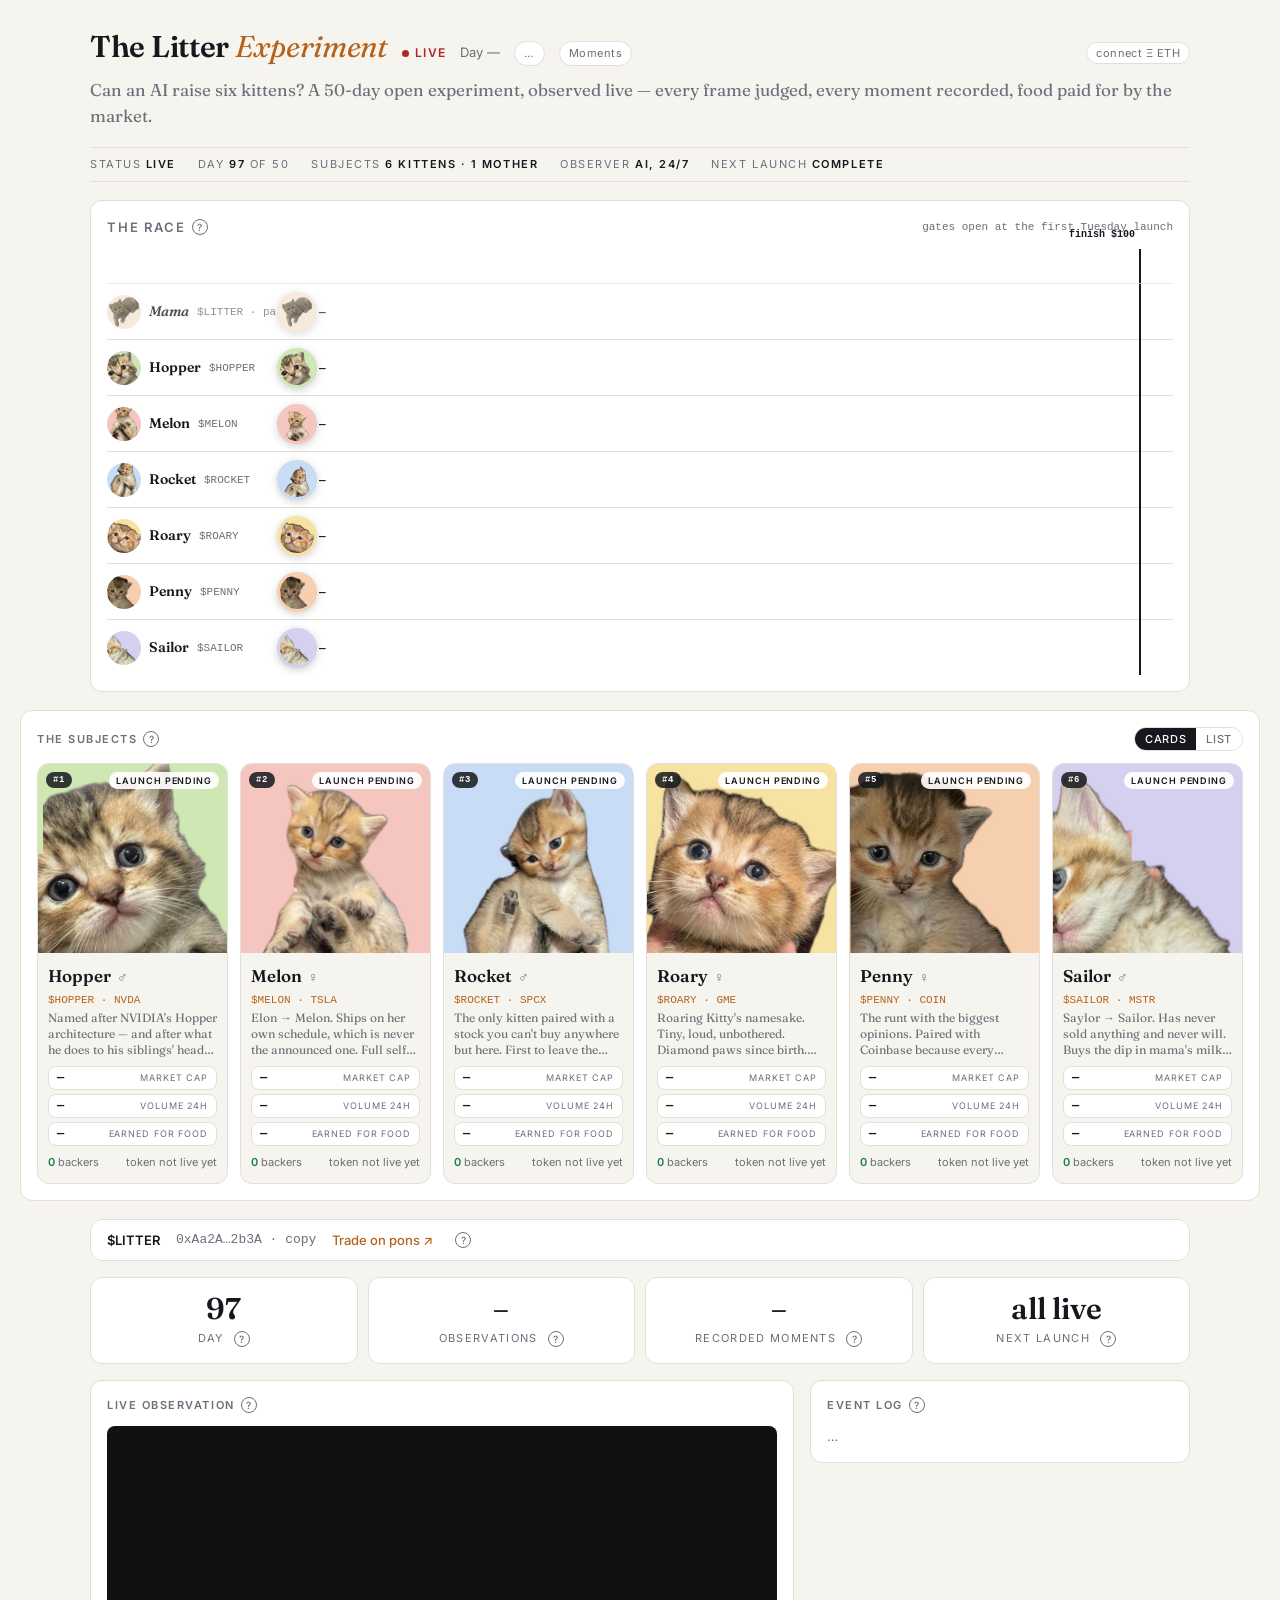
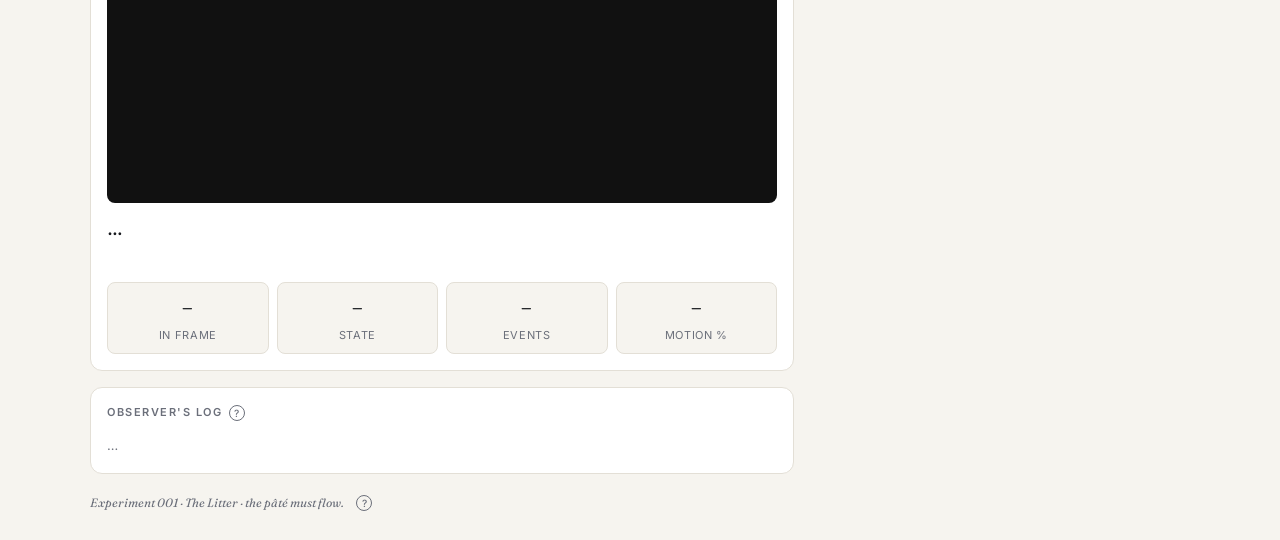
<file: index.html>
<!doctype html>
<html lang="en">
<head>
<meta charset="utf-8">
<meta name="viewport" content="width=device-width, initial-scale=1">
<title>The Litter Experiment</title>
<meta name="description" content="Can an AI raise six kittens? A 50-day open experiment, observed live. Every frame judged, every moment recorded, food paid for by the market.">
<meta property="og:title" content="The Litter Experiment — can an AI raise six kittens?">
<meta property="og:description" content="A 50-day open experiment, observed live. Six kittens, one mother, one AI observer. Food paid for by the market.">
<meta property="og:image" content="https://litter.civ.fm/og.jpg">
<meta property="og:url" content="https://litter.civ.fm/">
<meta property="og:type" content="website">
<meta name="twitter:card" content="summary_large_image">
<meta name="twitter:site" content="@kittenpoc">
<link rel="icon" href="data:image/svg+xml,<svg xmlns=%22http://www.w3.org/2000/svg%22 viewBox=%220 0 100 100%22><text y=%22.9em%22 font-size=%2290%22>🐈</text></svg>">
<script src="kittens.js"></script>
<link rel="stylesheet" href="theme.css">
<style>
  .marquee { display: none; }

  /* subjects — big-photo cards */
  .subjects { display: grid; grid-template-columns: repeat(2, 1fr); gap: 16px; }
  @media (max-width: 640px) { .subjects { grid-template-columns: 1fr; } }
  .subj { position: relative; background: var(--bg); border: 1px solid var(--edge); border-radius: 12px; overflow: hidden; cursor: pointer; transition: transform .15s, box-shadow .15s; }
  .subj:hover { transform: translateY(-2px); box-shadow: 0 12px 30px rgba(0,0,0,.08); }
  .subj .photo { aspect-ratio: 1; background: var(--accent-soft); display: grid; place-items: center; overflow: hidden; color: var(--accent); font: 600 56px var(--serif); }
  .subj .photo img { width: 100%; height: 100%; object-fit: cover; display: block; }
  .subj .rank { position: absolute; top: 10px; left: 10px; background: rgba(22,24,29,.85); color: #fff; font: 600 11px var(--mono); padding: 3px 8px; border-radius: 99px; letter-spacing: .08em; }
  .subj .launchtag { position: absolute; top: 10px; right: 10px; background: rgba(255,255,255,.92); color: var(--text); font: 600 10px var(--sans); letter-spacing: .1em; text-transform: uppercase; padding: 4px 8px; border-radius: 99px; }
  .subj .launchtag.live { background: var(--ok); color: #fff; } .subj .launchtag.tonight { background: var(--hot); color: #fff; }
  .subj .body { padding: 12px 14px 14px; }
  .subj h3 { font-family: var(--serif); font-size: 20px; font-weight: 600; display: flex; align-items: baseline; gap: 8px; }
  .subj h3 .sex { color: var(--dim); font-size: 14px; font-weight: 400; }
  .subj h3 .tok { margin-left: auto; font: 500 12px var(--mono); color: var(--accent); }
  .subj .bio { font-family: var(--serif); font-size: 14px; line-height: 1.45; color: var(--dim); margin: 6px 0 10px; }
  .subj .m { display: grid; grid-template-columns: repeat(3, 1fr); gap: 6px; }
  .subj .m div { background: var(--panel); border: 1px solid var(--edge); border-radius: 8px; padding: 6px 8px; }
  .subj .m b { display: block; font: 600 14px var(--mono); }
  .subj .m span { font-size: 10px; letter-spacing: .1em; text-transform: uppercase; color: var(--dim); }
  .subj .foot { display: flex; justify-content: space-between; margin-top: 8px; font-size: 12px; color: var(--dim); }
  .subj .foot b { color: var(--ok); font-weight: 600; }

  /* view toggle */
  .viewtoggle { margin-left: auto; display: inline-flex; border: 1px solid var(--edge); border-radius: 99px; overflow: hidden; }
  .viewtoggle button { font: 500 11px var(--sans); letter-spacing: .06em; text-transform: uppercase; padding: 4px 10px; border: 0; background: var(--panel); color: var(--dim); cursor: pointer; }
  .viewtoggle button.on { background: var(--text); color: #fff; }
  /* list view */
  .subjects.list { display: block; }
  .subjects.list .lrow { display: grid; grid-template-columns: 44px 1.4fr 1fr 1fr 1fr 1fr .8fr; gap: 10px; align-items: center; padding: 8px 6px; border-top: 1px solid var(--edge); cursor: pointer; font-size: 13px; }
  .subjects.list .lrow:hover { background: var(--bg); }
  .subjects.list .lrow.head { border-top: 0; cursor: default; font: 600 10px var(--sans); letter-spacing: .12em; text-transform: uppercase; color: var(--dim); }
  .subjects.list .lrow.head:hover { background: none; }
  .subjects.list .thumb { width: 44px; height: 44px; border-radius: 50%; object-fit: cover; display: block; background: var(--accent-soft); }
  .subjects.list .nm { font-family: var(--serif); font-weight: 600; font-size: 15px; } .subjects.list .nm span { color: var(--dim); font-weight: 400; font-size: 12px; }
  .subjects.list .num { font-family: var(--mono); font-size: 12px; }
  .subjects.list .tk { font: 500 12px var(--mono); color: var(--accent); }
  .subjects.list .lt { font-size: 11px; color: var(--dim); text-align: right; } .subjects.list .lt.live { color: var(--ok); font-weight: 600; }
  @media (max-width: 640px) { .subjects.list .lrow { grid-template-columns: 40px 1.4fr 1fr 1fr; } .subjects.list .hide-m { display: none; } }
  /* race */
  .racestat { margin-left: auto; font: 500 11px var(--mono); color: var(--dim); text-transform: none; letter-spacing: 0; }
  .race { position: relative; padding-top: 34px; }
  .race .ticks { position: absolute; top: 0; left: 190px; right: 34px; height: 100%; pointer-events: none; }
  .race .tick { position: absolute; top: 0; bottom: 0; border-left: 1px dashed var(--edge); }
  .race .tick i { position: absolute; top: -20px; left: 4px; font: 500 10px var(--mono); color: var(--dim); white-space: nowrap; }
  .race .tick.finish { border-left: 2px solid var(--text); }
  .race .tick.finish i { color: var(--text); font-weight: 600; left: auto; right: 6px; }
  .lane { display: grid; grid-template-columns: 190px 1fr; align-items: center; gap: 0; height: 56px; border-top: 1px solid var(--edge); }
  .lane:first-of-type { border-top: 0; }
  .lane .who { display: flex; align-items: center; gap: 8px; font-family: var(--serif); font-weight: 600; font-size: 14px; }
  .lane .who span { color: var(--dim); font: 400 11px var(--mono); }
  .lane .who img { width: 34px; height: 34px; border-radius: 50%; object-fit: cover; }
  .lane .track { position: relative; height: 100%; margin-right: 34px; }
  .lane .runner { position: absolute; top: 50%; transform: translate(-50%, -50%); width: 40px; height: 40px; border-radius: 50%; overflow: hidden; border: 3px solid var(--panel); box-shadow: 0 2px 8px rgba(0,0,0,.18); transition: left 1.2s cubic-bezier(.2,.8,.2,1); cursor: pointer; background: var(--accent-soft); display: grid; place-items: center; font: 600 13px var(--serif); color: var(--accent); }
  .lane .runner img { width: 100%; height: 100%; object-fit: cover; }
  .lane .runner:hover::after, .lane .runner:focus::after { content: attr(data-tip); position: absolute; left: 40px; top: 50%; transform: translateY(-50%); white-space: nowrap; background: var(--text); color: #fff; font: 400 11px var(--sans); padding: 5px 8px; border-radius: 6px; z-index: 5; }
  .lane .runner:hover { z-index: 6; overflow: visible; }
  .lane .amt { position: absolute; top: 50%; transform: translateY(-50%); left: calc(var(--x) + 22px); font: 600 11px var(--mono); color: var(--text); white-space: nowrap; transition: left 1.2s cubic-bezier(.2,.8,.2,1); }
  .lane.pace { opacity: .75; } .lane.pace .who { font-style: italic; }
  .lane.leader .amt { color: var(--ok); }
  @media (max-width: 640px) { .lane { grid-template-columns: 120px 1fr; } .race .ticks { left: 120px; } .lane .who span { display: none; } }
  .hero-race { margin: 0 0 18px; }
  .hero-race h2 { font-size: 13px; }

  /* subjects: full-width strip right after the race — all six on desktop, two per row on phones */
  .wide { width: min(1400px, 100vw - 40px); margin-left: calc(50% - min(1400px, 100vw - 40px) / 2); margin-bottom: 18px; }
  .subjects { grid-template-columns: repeat(6, 1fr); gap: 12px; }
  @media (max-width: 1000px) { .subjects { grid-template-columns: repeat(3, 1fr); } }
  @media (max-width: 640px) { .subjects { grid-template-columns: repeat(2, 1fr); gap: 10px; } }
  .subjects.list { display: block; }
  .subj .photo { aspect-ratio: 1; }
  .subj .body { padding: 10px 10px 12px; }
  .subj h3 { font-size: 17px; flex-wrap: wrap; gap: 4px 6px; }
  .subj h3 .tok { margin-left: 0; flex-basis: 100%; font-size: 11px; }
  .subj .bio { font-size: 12px; line-height: 1.35; margin: 4px 0 8px; display: -webkit-box; -webkit-line-clamp: 3; -webkit-box-orient: vertical; overflow: hidden; }
  .subj .m { grid-template-columns: 1fr; gap: 4px; }
  .subj .m div { display: flex; justify-content: space-between; align-items: baseline; padding: 4px 8px; }
  .subj .m b { font-size: 12px; } .subj .m span { font-size: 9px; }
  .subj .foot { font-size: 11px; }
  .subj .rank, .subj .launchtag { font-size: 9px; padding: 3px 7px; top: 8px; }
  .subj .rank { left: 8px; } .subj .launchtag { right: 8px; }
  @media (max-width: 640px) { .subj .launchtag { top: auto; bottom: 8px; right: 8px; } .subj .foot { flex-direction: column; gap: 2px; } }
</style>
</head>
<body>
<div class="wrap">
  <header>
    <h1>The Litter <span>Experiment</span></h1>
    <span class="live">Live</span>
    <span class="day" id="day">Day —</span>
    <span class="badge" id="mode">…</span>
    <a href="moments.html" class="badge">Moments</a>
    <span id="walletBox" style="margin-left:auto"></span>
  </header>
  <div class="tagline">Can an AI raise six kittens? A 50-day open experiment, observed live — every frame judged, every moment recorded, food paid for by the market.</div>

  <div class="band"><span>Status <b>live</b></span><span>Day <b id="bandDay">—</b> of 50</span><span>Subjects <b>6 kittens · 1 mother</b></span><span>Observer <b>AI, 24/7</b></span><span>Next launch <b id="bandNext">—</b></span></div>

  <div class="panel hero-race" id="racePanel">
        <h2>The race <span class="q" tabindex="0" data-tip="Each kitten's token pays a trading fee, and that fee buys the litter's food. This track shows how much each kitten has earned so far. Mama ($LITTER) runs the pace lane. Milestones are real: at each one the litter gets something on camera.">?</span>
          <span class="racestat" id="raceStat"></span></h2>
        <div class="race" id="race"></div>
      </div>

      <div class="panel wide" id="subjectsPanel">
        <h2>The subjects <span class="q" tabindex="0" data-tip="Six kittens, six stocks. Connect a wallet and back a kitten — rankings count backers. Each kitten gets its own token, paired with a tokenized stock, launching one per Tuesday evening. Market cap, 24h volume and food earnings appear once a kitten's token is live. Click a card to meet the kitten.">?</span>
          <span class="viewtoggle" id="viewToggle"><button data-v="cards" class="on">Cards</button><button data-v="list">List</button></span></h2>
        <div class="subjects" id="lb"></div>
      </div>

  <div class="coinstrip">
    <b>$LITTER</b>
    <span class="mono" id="ca" style="cursor:pointer" title="copy">0xAa2A…2b3A · copy</span>
    <a href="https://www.ponsfamily.com/launchpad/0xAa2A90777994A29d659f1DEEB2E21Ae7de312b3A" target="_blank" rel="noopener">Trade on pons ↗</a>
    <span class="q" tabindex="0" data-tip="The Family's coin on Robinhood Chain (pons launchpad). Only this contract address is real — anything else is a fake. Every trade pays a 1% fee and 70% of it buys the litter's food. Memecoin, not an investment; it can go to zero.">?</span>
  </div>

  <div class="bigstats">
    <div class="bs"><b id="bsDay">–</b><span>Day <i class="q" tabindex="0" data-tip="Days since the kittens were born (Aug 31). The experiment runs 50 days and ends at adoption.">?</i></span></div>
    <div class="bs"><b id="bsObs">–</b><span>Observations <i class="q" tabindex="0" data-tip="How many times the AI observer has studied a frame of the stream. Motion is detected locally; Claude judges what it sees.">?</i></span></div>
    <div class="bs"><b id="bsMoments">–</b><span>Recorded moments <i class="q" tabindex="0" data-tip="Events the AI flagged as significant: escapes, feedings, first steps, chaos. The best become photos, posts and tweets.">?</i></span></div>
    <div class="bs"><b id="bsNext">–</b><span>Next launch <i class="q r" tabindex="0" data-tip="One kitten token launches every Tuesday evening, each paired with a real tokenized stock on Robinhood Chain.">?</i></span></div>
  </div>

  <div class="grid">
    <div>
      <div class="panel">
        <h2>Live observation <span class="q" tabindex="0" data-tip="A 24/7 broadcast of a mother cat and her six kittens. An AI observer studies every frame, narrates what happens, and keeps the food supply funded.">?</span></h2>
        <div class="videobox" id="videobox"><iframe src="https://www.youtube.com/embed/live_stream?channel=UCEZFtCnTWhypxCA9hWE9lJg&autoplay=1&mute=1" title="The LITTER live stream" allow="autoplay; encrypted-media; picture-in-picture" allowfullscreen></iframe></div>
        <div id="xliveBar" style="display:none; margin-top:8px;"><a class="pledge" id="xliveBtn" target="_blank" rel="noopener">Watch live on X</a></div>
        <div class="commentary" id="commentary">…</div>
        <div class="hype" id="hype"></div>
        <div class="stats">
          <div class="stat"><b id="kittens">–</b><span>in frame</span></div>
          <div class="stat"><b id="activity">–</b><span>state</span></div>
          <div class="stat"><b id="events">–</b><span>events</span></div>
          <div class="stat"><b id="motion">–</b><span>motion %</span></div>
        </div>
      </div>



      <div class="panel" style="margin-top:16px;">
        <h2>Observer's log <span class="q" tabindex="0" data-tip="The AI observer's own posts about significant moments, photo attached. Mirrored to @kittenpoc on X.">?</span></h2>
        <div id="thread"><span style="color:var(--dim);font-size:13px">…</span></div>
      </div>
    </div>

    <div style="display:flex; flex-direction:column; gap:16px;">
      <div class="panel" id="market" style="display:none;">
        <h2><img src="k/mama.jpg" alt="" style="width:26px;height:26px;border-radius:50%;object-fit:cover;margin-right:8px">Mama · $LITTER <span class="q r" tabindex="0" data-tip="Live data from the pons launchpad. Bonding curve now; graduates to a locked Uniswap v4 pool at 4.2 ETH. 'Cans' = trading fees earned so far, converted to cans of pâté at $2.50. The fees really do buy the food.">?</span></h2>
        <div class="mrow"><span>price</span><b id="mPrice">–</b></div>
        <div class="mrow"><span>market cap</span><b id="mMcap">–</b></div>
        <div class="mrow"><span>holders</span><b id="mHolders">–</b></div>
        <div class="pate"><b id="mCans">–</b> cans of food funded by trading</div>
        <a class="pledge" id="mTrade" target="_blank" rel="noopener"
           href="https://www.ponsfamily.com/launchpad/0xAa2A90777994A29d659f1DEEB2E21Ae7de312b3A">Trade $LITTER</a>
        <div class="tape" id="mTape"></div>
      </div>

      <div class="panel" id="fund" style="display:none;">
        <h2>Food fund <span class="q r" tabindex="0" data-tip="Direct support. Every contribution buys real food for the mother and her six; the AI thanks each provider by name in its log and on X.">?</span></h2>
        <a class="pledge" id="fundBtn" target="_blank" rel="noopener">Supply food</a>
        <div class="mrow"><span>total</span><b id="fundTotal">$0</b></div>
        <div id="wall"></div>
      </div>

      <div class="panel">
        <h2>Event log <span class="q r" tabindex="0" data-tip="Everything the AI observer notices, as it happens — plus every $LITTER purchase.">?</span></h2>
        <div class="feed" id="feed"><span style="color:var(--dim);font-size:13px">…</span></div>
      </div>
    </div>
  </div>

    

  <footer>Experiment 001 · The Litter · the pâté must flow. <span class="q" tabindex="0" data-tip="An AI agent is the stepfather of six kittens. It watches, narrates, photographs and tweets them 24/7, and trading fees on the Family's tokens pay for their food. The kittens are cared for by humans; the AI handles the internet.">?</span></footer>
</div>

<script src="wallet.js"></script>
<script>
const $ = (id) => document.getElementById(id);
mountWalletButton();

const API = "https://litter-api.boogaav.workers.dev";
const BIRTH = "2026-08-31";
const day = () => Math.floor((Date.now() - new Date(BIRTH)) / 864e5) + 1;
$("bsDay").textContent = day();
$("bandDay").textContent = day();
$("ca").onclick = () => {
  navigator.clipboard.writeText("0xAa2A90777994A29d659f1DEEB2E21Ae7de312b3A");
  $("ca").textContent = "copied";
  setTimeout(() => $("ca").textContent = "0xAa2A…2b3A · copy", 1500);
};

// next launch stat
{
  const next = KITTENS.find(k => ["tonight", "upcoming"].includes(kittenStatus(k)));
  if (next) {
    const d = new Date(next.launch + "T18:00:00Z"), days = Math.ceil((d - Date.now()) / 864e5);
    const label = kittenStatus(next) === "tonight" ? next.name + " tonight" : `${next.name} · ${days}d`;
    $("bsNext").textContent = label;
    $("bandNext").textContent = `$${next.ticker} · ${d.toLocaleDateString([], { weekday: "short", month: "short", day: "numeric" })}`;
  } else { $("bsNext").textContent = "all live"; $("bandNext").textContent = "complete"; }
}

// --- Leaderboard ---
let pledgeCounts = {};
const kittenMarket = {};
const fmtM = (v) => v == null ? "—" : v >= 1e6 ? "$" + (v/1e6).toFixed(2) + "M" : v >= 1e3 ? "$" + (v/1e3).toFixed(1) + "k" : "$" + v.toFixed(0);
function renderCards() {
  const rows = [...KITTENS].sort((a, b) => (pledgeCounts[b.n] ?? 0) - (pledgeCounts[a.n] ?? 0) || a.launch.localeCompare(b.launch));
  $("lb").innerHTML = rows.map((k, i) => {
    const s = kittenStatus(k), m = kittenMarket[k.n];
    const d = new Date(k.launch + "T18:00:00Z"), days = Math.ceil((d - Date.now()) / 864e5);
    const tag = s === "live" ? "trading" : s === "tonight" ? "tonight" : s === "pending" ? "launch pending" : d.toLocaleDateString([], { month: "short", day: "numeric" }) + " · " + days + "d";
    return `<div class="subj" onclick="location.href='kitten.html?n=${k.n}'">
      <div class="photo"><img src="k/${k.n}.jpg" alt="${k.name}" loading="lazy" onerror="this.replaceWith(document.createTextNode('${k.name[0]}'))"></div>
      <span class="rank">#${i + 1}</span><span class="launchtag ${s}">${tag}</span>
      <div class="body">
        <h3>${k.name} <span class="sex">${k.sex}</span><span class="tok">$${k.ticker} · ${k.pair}</span></h3>
        <div class="bio">${k.bio}</div>
        <div class="m">
          <div><b>${fmtM(m?.mcapUsd)}</b><span>market cap</span></div>
          <div><b>${fmtM(m?.volume24hUsd)}</b><span>volume 24h</span></div>
          <div><b>${fmtM(m?.feesUsd)}</b><span>earned for food</span></div>
        </div>
        <div class="foot"><span><b>${pledgeCounts[k.n] ?? 0}</b> backers</span><span>${m ? m.holders + " holders" : "token not live yet"}</span></div>
      </div>
    </div>`;
  }).join("");
}
let subjView = "cards";
try { subjView = localStorage.getItem("subjView") || "cards"; } catch {}
function setView(v) {
  subjView = v; try { localStorage.setItem("subjView", v); } catch {}
  [...$("viewToggle").children].forEach(b => b.classList.toggle("on", b.dataset.v === v));
  $("lb").classList.toggle("list", v === "list");
  renderLeaderboard();
}
$("viewToggle").onclick = (e) => { const b = e.target.closest("button[data-v]"); if (b) setView(b.dataset.v); };
function renderLeaderboard() {
  if (subjView === "list") return renderList();
  return renderCards();
}
function renderList() {
  const rows = [...KITTENS].sort((a, b) => (pledgeCounts[b.n] ?? 0) - (pledgeCounts[a.n] ?? 0) || a.launch.localeCompare(b.launch));
  $("lb").innerHTML = `<div class="lrow head"><span></span><span>Kitten</span><span>Token · pair</span><span class="hide-m">Market cap</span><span class="hide-m">Vol 24h</span><span>Earned</span><span class="hide-m" style="text-align:right">Launch</span></div>` +
    rows.map((k) => {
      const s = kittenStatus(k), m = kittenMarket[k.n];
      const d = new Date(k.launch + "T18:00:00Z"), days = Math.ceil((d - Date.now()) / 864e5);
      const lt = s === "live" ? "trading" : s === "tonight" ? "tonight" : s === "pending" ? "pending" : d.toLocaleDateString([], { month: "short", day: "numeric" }) + " · " + days + "d";
      return `<div class="lrow" onclick="location.href='kitten.html?n=${k.n}'">
        <img class="thumb" src="k/${k.n}.jpg" alt="" loading="lazy">
        <span class="nm">${k.name} <span>${k.sex} · ${pledgeCounts[k.n] ?? 0} backers</span></span>
        <span class="tk">$${k.ticker} · ${k.pair}</span>
        <span class="num hide-m">${fmtM(m?.mcapUsd)}</span>
        <span class="num hide-m">${fmtM(m?.volume24hUsd)}</span>
        <span class="num">${fmtM(m?.feesUsd)}</span>
        <span class="lt hide-m ${s}">${lt}</span>
      </div>`;
    }).join("");
}

// --- The race: earnings for food ---
let litterMarket = null;
const MILESTONES = [100, 250, 500, 1000, 2500, 5000, 10000, 25000, 50000];
function renderRace() {
  const runners = KITTENS.map(k => ({ k, usd: kittenMarket[k.n]?.feesUsd ?? 0, vol: kittenMarket[k.n]?.volume24hUsd, live: !!k.ca }));
  const mama = { k: { n: 0, name: "Mama", ticker: "LITTER" }, usd: litterMarket?.feesUsd ?? 0, vol: litterMarket?.volume24hUsd, live: !!litterMarket, pace: true };
  const all = mama ? [mama, ...runners] : runners;
  const leader = Math.max(0, ...runners.map(r => r.usd));
  const ref = Math.max(leader, mama?.usd ?? 0);
  const finish = MILESTONES.find(m => m > ref * 1.15) ?? MILESTONES[MILESTONES.length - 1];
  const ticks = MILESTONES.filter(m => m < finish);
  const pct = (usd) => Math.min(100, (usd / finish) * 100);
  const sorted = [...runners].sort((a, b) => b.usd - a.usd);
  const lanes = mama ? [mama, ...sorted] : sorted;
  $("race").innerHTML = `<div class="ticks">${ticks.map(m => `<div class="tick" style="left:${pct(m)}%"><i>$${m.toLocaleString()}</i></div>`).join("")}<div class="tick finish" style="left:100%"><i>finish $${finish.toLocaleString()}</i></div></div>` +
    lanes.map((r, i) => {
      const x = pct(r.usd);
      const tip = r.live ? `$${r.usd.toFixed(0)} earned for food${r.vol != null ? " · $" + r.vol.toFixed(0) + " volume 24h" : ""}` : "at the gate — token not live yet";
      const src = r.pace ? "k/mama.jpg" : `k/${r.k.n}.jpg`;
      const img = `<img src="${src}" alt="">`;
      return `<div class="lane ${r.pace ? "pace" : ""} ${!r.pace && i === (mama ? 1 : 0) && r.usd > 0 ? "leader" : ""}">
        <div class="who"><img src="${src}" alt="">${r.k.name} <span>$${r.k.ticker}${r.pace ? " · pace" : ""}</span></div>
        <div class="track" style="--x:${x}%">
          <div class="runner" tabindex="0" data-tip="${r.pace && !r.live ? "Mama · $LITTER · market data loading" : tip}" style="left:${x}%;border-color:${r.k.color ?? "#f3e4d3"}" ${r.pace ? `onclick="window.open('https://www.ponsfamily.com/launchpad/0xAa2A90777994A29d659f1DEEB2E21Ae7de312b3A')"` : `onclick="location.href='kitten.html?n=${r.k.n}'"`}>${img}</div>
          <div class="amt">${r.live ? "$" + r.usd.toFixed(0) : "—"}</div>
        </div>
      </div>`;
    }).join("");
  const total = runners.reduce((s, r) => s + r.usd, 0);
  $("raceStat").textContent = runners.some(r => r.live) ? `$${total.toFixed(0)} earned by the six · next milestone $${finish.toLocaleString()}` : "gates open at the first Tuesday launch";
}
async function loadKittenMarkets() {
  await Promise.all(KITTENS.filter(k => k.ca).map(async (k) => {
    try { const m = await (await fetch(API + "/api/market?token=" + k.ca)).json(); if (!m.error) kittenMarket[k.n] = m; } catch {}
  }));
  renderLeaderboard(); renderRace();
}
loadKittenMarkets();
setInterval(loadKittenMarkets, 60000);
setView(subjView); renderRace();
renderLeaderboard();

const fmtUsd = (v) => v >= 1e6 ? "$" + (v/1e6).toFixed(2) + "M" : v >= 1e3 ? "$" + (v/1e3).toFixed(1) + "k" : "$" + v.toFixed(v < 0.01 ? 7 : 2);
function renderMarket(m) {
  if (!m || m.error) return;
  litterMarket = m; renderRace();
  $("market").style.display = "";
  $("mPrice").textContent = fmtUsd(m.priceUsd);
  $("mMcap").textContent = fmtUsd(m.mcapUsd);
  $("mHolders").textContent = m.holders;
  $("mCans").textContent = m.cans;
  $("mTape").innerHTML = m.trades.slice(0, 6).map(t =>
    `<div class="tr"><span class="${t.side}">${t.side === "buy" ? "▲ buy" : "▼ sell"} · ${t.account}</span><span>${t.eth.toFixed(4)} ETH</span></div>`
  ).join("");
}

// Polling budget: ONE /api/home request every 8s and one frame every 5s, only while the tab is
// visible. (Workers free tier = 100k requests/day; the old design spent 61k per open tab.)
const visible = () => document.visibilityState === "visible";
async function pollHome() {
  if (!visible()) return;
  try {
    const h = await (await fetch(API + "/api/home")).json();
    if (h.pledges) { pledgeCounts = Object.fromEntries(h.pledges.map(p => [p.kitten, p.count])); renderLeaderboard(); }
    renderMarket(h.market);
    renderState(h.state);
    renderContent(h.posts, h.events);
  } catch {
    // Database throttled or down: market data comes from the launchpad, keep it alive on its own.
    try { renderMarket(await (await fetch(API + "/api/market")).json()); } catch {}
  }
}
pollHome();
setInterval(pollHome, 8000);
document.addEventListener("visibilitychange", () => { if (visible()) pollHome(); });

// Where the show is broadcasting. source: "youtube" (channel embed) | "x" (X live broadcast).
// X's player can't be iframed, so X mode shows the pipeline's live frame (2s refresh) + a Watch-on-X
// button; set `tweet` to the broadcast's tweet URL to use X's official embedded player instead.
const LIVE = { source: "twitch", channel: "vibewithmeai", broadcast: "https://www.twitch.tv/vibewithmeai", tweet: null };
if (LIVE.source === "twitch") {
  // Twitch's official player embeds; `parent` must list every domain that embeds it.
  $("videobox").innerHTML = `<iframe src="https://player.twitch.tv/?channel=${LIVE.channel}&parent=litter.civ.fm&parent=boogaav.github.io&muted=true&autoplay=true" title="The Litter live stream" allow="autoplay; fullscreen" allowfullscreen></iframe>`;
} else if (LIVE.source === "x") {
  const box = $("videobox");
  if (LIVE.tweet) {
    box.innerHTML = `<blockquote class="twitter-tweet" data-theme="dark" data-conversation="none"><a href="${LIVE.tweet}"></a></blockquote>`;
    box.style.aspectRatio = "auto"; box.style.background = "transparent";
    const s = document.createElement("script"); s.src = "https://platform.twitter.com/widgets.js"; s.async = true; document.body.appendChild(s);
  } else {
    box.innerHTML = `<img id="liveFrame" alt="" style="width:100%;height:100%;object-fit:cover" onerror="this.style.opacity=0" onload="this.style.opacity=1">`;
    const refreshFrame = () => { if (visible()) $("liveFrame").src = API + "/frame.jpg?t=" + Math.floor(Date.now() / 4000); };
    setInterval(refreshFrame, 5000);
    refreshFrame();
  }
  $("xliveBtn").href = LIVE.broadcast;
  $("xliveBar").style.display = "";
}

const KOFI_URL = null; // set to the Ko-fi page URL to switch on the Pâté Fund
async function loadFund() {
  if (!KOFI_URL) return;
  $("fund").style.display = "";
  $("fundBtn").href = KOFI_URL;
  try {
    const f = await (await fetch(API + "/api/supporters")).json();
    $("fundTotal").textContent = "$" + (f.total ?? 0) + " · " + (f.count ?? 0);
    if (f.supporters?.length) $("wall").innerHTML = f.supporters.slice(0, 8).map(s => `<div class="sup"><b>${s.name}</b> · ${s.currency} ${s.amount}</div>`).join("");
  } catch {}
}
loadFund();
setInterval(loadFund, 60000);

function renderState(state) {
  if (!state) return;
  const l = state.latest;
  $("mode").textContent = state.mock ? "mock vision" : "claude vision";
  $("mode").className = "badge " + (state.mock ? "mock" : "liveai");
  $("day").textContent = "Day " + day();
  $("bsObs").textContent = state.observations ?? "–";
  $("bsMoments").textContent = state.totals?.events ?? "–";
  if (l) {
    $("commentary").textContent = l.commentary ?? "";
    $("kittens").textContent = l.kittens_visible ?? "–";
    $("activity").textContent = l.activity_level ?? "–";
    $("hype").innerHTML = [1,2,3,4,5].map(n => `<i class="${n <= (l.hype_level ?? 0) ? "on" : ""}"></i>`).join("");
  }
  $("events").textContent = state.totals?.events ?? 0;
  $("motion").textContent = state.lastMotion ?? "–";
}

function renderContent(posts, events) {
  try {
    if (posts?.length) {
      $("thread").innerHTML = posts.slice(0, 3).map(p => `
        <div class="post">
          <div class="avatar">AI</div>
          <div>
            <div class="who"><b>The Observer</b><time>${new Date(p.at).toLocaleString([], {month:"short", day:"numeric", hour:"2-digit", minute:"2-digit"})}</time></div>
            <div class="txt">${p.text}</div>
            ${p.has_img ? `<img class="snap" loading="lazy" src="${API}/api/posts/${p.id}/img" alt="">` : ""}
          </div>
        </div>`).join("") + `<a href="moments.html" style="font-size:12px;text-decoration:none">All recorded moments →</a>`;
    }

    if (events?.length) {
      $("feed").innerHTML = events.slice(0, 25).map(e =>
        `<div class="evt h${e.hype}"><time>${new Date(e.at).toLocaleTimeString([], {hour:"2-digit", minute:"2-digit"})}</time> ${e.event}</div>`
      ).join("");
    }
  } catch {}
}
</script>
</body>
</html>
</file>
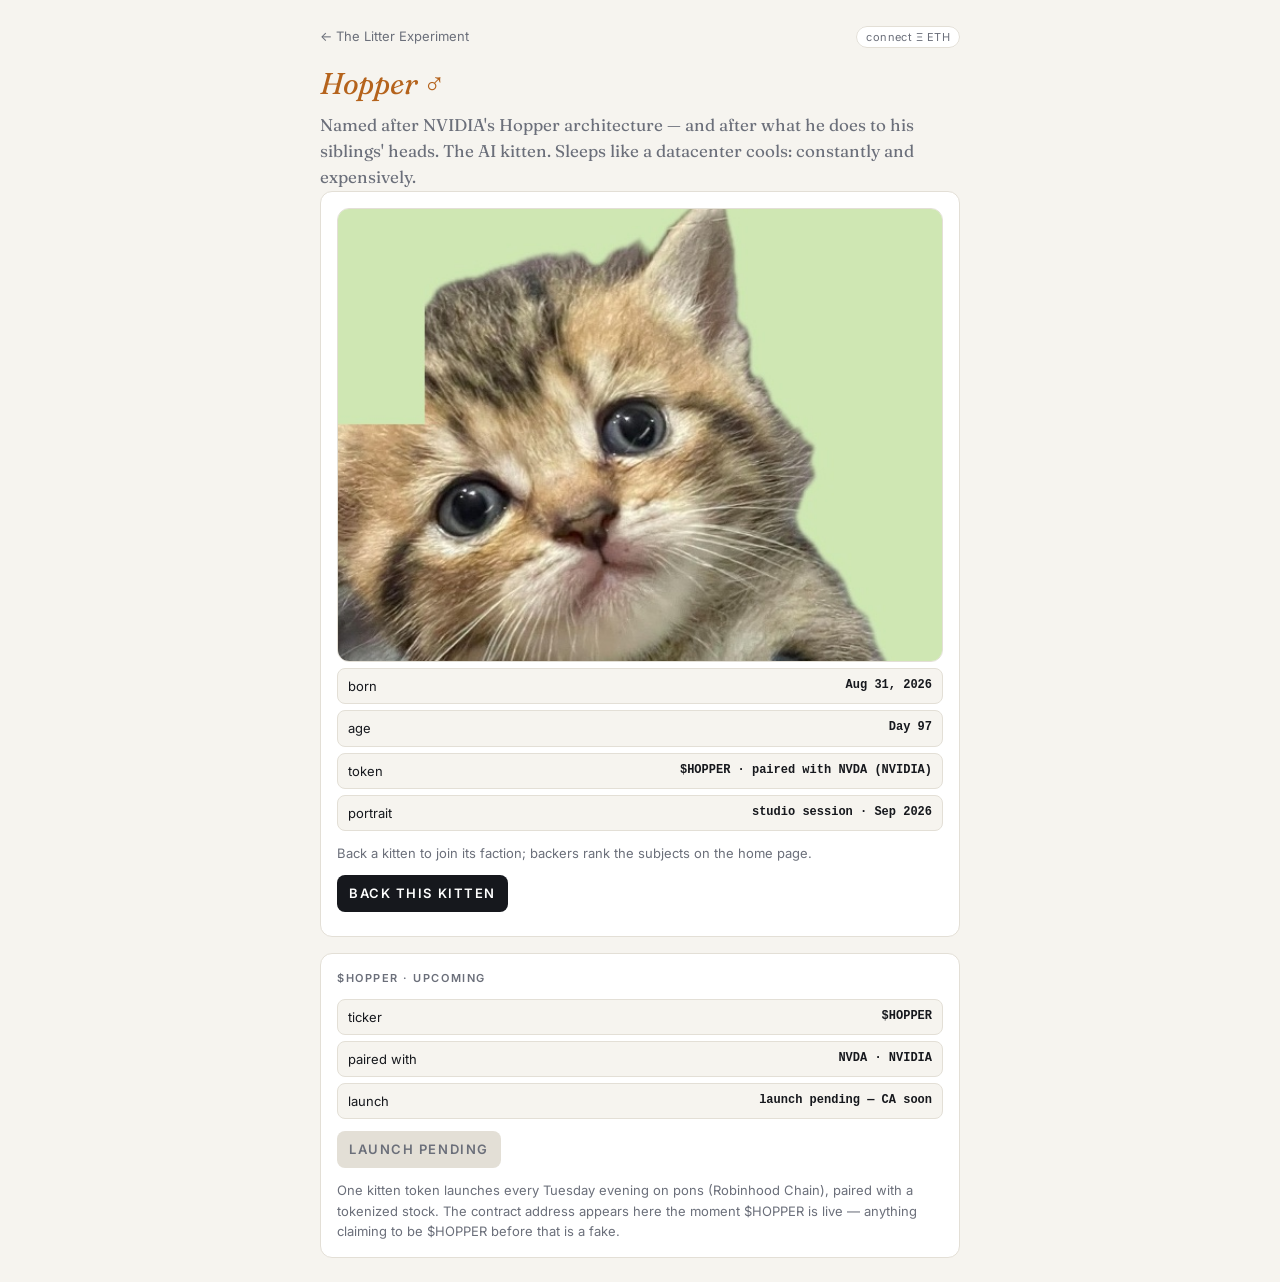
<file: kitten.html>
<!doctype html>
<html lang="en">
<head>
<meta charset="utf-8">
<meta name="viewport" content="width=device-width, initial-scale=1">
<title>THE LITTER — kitten</title>
<link rel="stylesheet" href="theme.css">
<style>
  .wrap { max-width: 640px; }
  .portrait { width: 100%; aspect-ratio: 4/3; border-radius: 12px; border: 1px solid var(--edge); background: var(--accent-soft); display: grid; place-items: center; overflow: hidden; color: var(--accent); font: 600 64px var(--serif); }
  .portrait img { width: 100%; height: 100%; object-fit: cover; }
  .tag { color: var(--dim); font-family: var(--serif); font-size: 17px; margin-top: 4px; }
  .note { color: var(--dim); font-size: 13px; margin-top: 12px; }
  .backers { text-align: center; color: var(--ok); font-size: 13px; margin-top: 8px; }
  .topbar { display: flex; justify-content: space-between; align-items: center; }
  .topbar a { text-decoration: none; color: var(--dim); font-size: 13px; }
  h1 { margin-top: 14px; }
</style>
</head>
<body>
<div class="wrap">
  <div class="topbar"><a href="/">&larr; The Litter Experiment</a><span id="walletBox"></span></div>
  <h1><span id="num">Kitten</span></h1>
  <div class="tag" id="name"></div>

  <div class="panel">
    <div class="portrait" id="portrait"><span class="ph" id="ph"></span></div>
    <div class="row"><span>born</span><b>Aug 31, 2026</b></div>
    <div class="row"><span>age</span><b id="age">Day ?</b></div>
    <div class="row"><span>token</span><b id="status"></b></div>
    <div class="row"><span>portrait</span><b id="pstatus">pending</b></div>
    <div class="note">Back a kitten to join its faction; backers rank the subjects on the home page.</div>
    <button class="pledge" id="pledge">Back this kitten</button>
    <div class="backers" id="backers"></div>
  </div>

  <div class="panel" style="margin-top:16px;">
    <h2 id="tHead">Token</h2>
    <div class="row"><span>ticker</span><b id="tTicker"></b></div>
    <div class="row"><span>paired with</span><b id="tPair"></b></div>
    <div class="row"><span>launch</span><b id="tLaunch"></b></div>
    <div id="tMarket"></div>
    <div id="tAction"></div>
    <div class="note" id="tNote"></div>
  </div>
</div>

<script src="wallet.js"></script>
<script src="kittens.js"></script>
<script>
const n = Math.min(6, Math.max(1, Number(new URLSearchParams(location.search).get("n")) || 1));
const K = KITTENS.find((k) => k.n === n);
document.getElementById("num").textContent = K.name + " " + K.sex;
document.getElementById("ph").textContent = K.name[0];
document.title = "The Litter Experiment — " + K.name + " ($" + K.ticker + ")";
document.getElementById("name").textContent = K.bio;
document.getElementById("age").textContent = "Day " + (Math.floor((Date.now() - new Date("2026-08-31")) / 864e5) + 1);
document.getElementById("status").textContent = "$" + K.ticker + " · paired with " + K.pair + " (" + K.pairName + ")";
const API = "https://litter-api.boogaav.workers.dev";
// --- Token trading panel ---
{
  const st = kittenStatus(K);
  const d = new Date(K.launch + "T18:00:00Z");
  document.getElementById("tHead").textContent = "$" + K.ticker + " · " + (st === "live" ? "trading" : st === "tonight" ? "launching tonight" : "upcoming");
  document.getElementById("tTicker").textContent = "$" + K.ticker;
  document.getElementById("tPair").textContent = K.pair + " · " + K.pairName;
  document.getElementById("tLaunch").textContent = kittenLaunchLabel(K);
  const act = document.getElementById("tAction"), note = document.getElementById("tNote");
  if (K.ca) {
    const short = K.ca.slice(0, 8) + "…" + K.ca.slice(-6);
    act.innerHTML = `<div class="row"><span>contract</span><b id="tCa" style="cursor:pointer" title="copy">${short} · copy</b></div>
      <a class="pledge" target="_blank" rel="noopener" href="https://www.ponsfamily.com/launchpad/${K.ca}">Trade $${K.ticker}</a>`;
    document.getElementById("tCa").onclick = () => { navigator.clipboard.writeText(K.ca); document.getElementById("tCa").textContent = "copied"; setTimeout(() => document.getElementById("tCa").textContent = short + " · copy", 1500); };
    note.textContent = "Only this contract address is real. Bonding curve on pons (Robinhood Chain); graduates to Uniswap at 4.2 ETH. Trading fees buy the litter's food. Memecoin, not an investment — it can go to zero.";
    const fmt = (v) => v >= 1e6 ? "$" + (v/1e6).toFixed(2) + "M" : v >= 1e3 ? "$" + (v/1e3).toFixed(1) + "k" : "$" + v.toFixed(v < 0.01 ? 7 : 2);
    fetch(API + "/api/market?token=" + K.ca).then((r) => r.json()).then((m) => {
      if (m.error) return;
      document.getElementById("tMarket").innerHTML =
        `<div class="row"><span>price</span><b>${fmt(m.priceUsd)}</b></div>
         <div class="row"><span>market cap</span><b>${fmt(m.mcapUsd)}</b></div>
         <div class="row"><span>holders</span><b>${m.holders}</b></div>
         <div class="row"><span>food funded</span><b>${m.cans} cans</b></div>`;
    }).catch(() => {});
  } else {
    act.innerHTML = `<button class="pledge" disabled>${st === "tonight" ? "Launches tonight" : st === "pending" ? "Launch pending" : "Launches " + d.toLocaleDateString([], { weekday: "long", month: "short", day: "numeric" })}</button>`;
    note.textContent = "One kitten token launches every Tuesday evening on pons (Robinhood Chain), paired with a tokenized stock. The contract address appears here the moment $" + K.ticker + " is live — anything claiming to be $" + K.ticker + " before that is a fake.";
  }
}

const btn = document.getElementById("pledge");
const backersEl = document.getElementById("backers");

function renderCounts(pledges) {
  const mine = pledges.find((p) => p.kitten === n);
  backersEl.textContent = mine ? `${mine.count} backers` : "be the first backer";
}
fetch(API + "/api/pledges").then((r) => r.json()).then(renderCounts).catch(() => {});

function syncButton() {
  const s = walletSession();
  if (s) {
    btn.disabled = false;
    btn.textContent = "Back " + K.name + " as " + shortAddr(s.address);
    fetch(API + "/api/me", { headers: { authorization: "Bearer " + s.token } })
      .then((r) => r.json())
      .then((me) => { if (me.kitten === n) btn.textContent = "You back " + K.name; })
      .catch(() => {});
  } else {
    let pledged = false;
    try { pledged = localStorage.getItem("pledged-" + n) === "1"; } catch {}
    btn.disabled = pledged;
    btn.textContent = pledged ? "You back " + K.name : "Back this kitten";
  }
}
mountWalletButton(syncButton);
syncButton();

btn.onclick = async () => {
  btn.disabled = true;
  const s = walletSession();
  try {
    const headers = { "content-type": "application/json" };
    if (s) headers.authorization = "Bearer " + s.token;
    const pledges = await (await fetch(API + "/pledge", {
      method: "POST", headers, body: JSON.stringify({ kitten: n }),
    })).json();
    renderCounts(pledges);
    if (s) {
      btn.textContent = "You back " + K.name;
      btn.disabled = false;
    } else {
      btn.textContent = "You back " + K.name;
      try { localStorage.setItem("pledged-" + n, "1"); } catch {}
    }
  } catch {
    btn.disabled = false;
  }
};

const img = new Image();
img.onload = () => {
  const p = document.getElementById("portrait");
  p.innerHTML = "";
  p.appendChild(img);
  document.getElementById("pstatus").textContent = "studio session · Sep 2026";
};
img.src = "k/" + n + ".jpg";
</script>
</body>
</html>
</file>
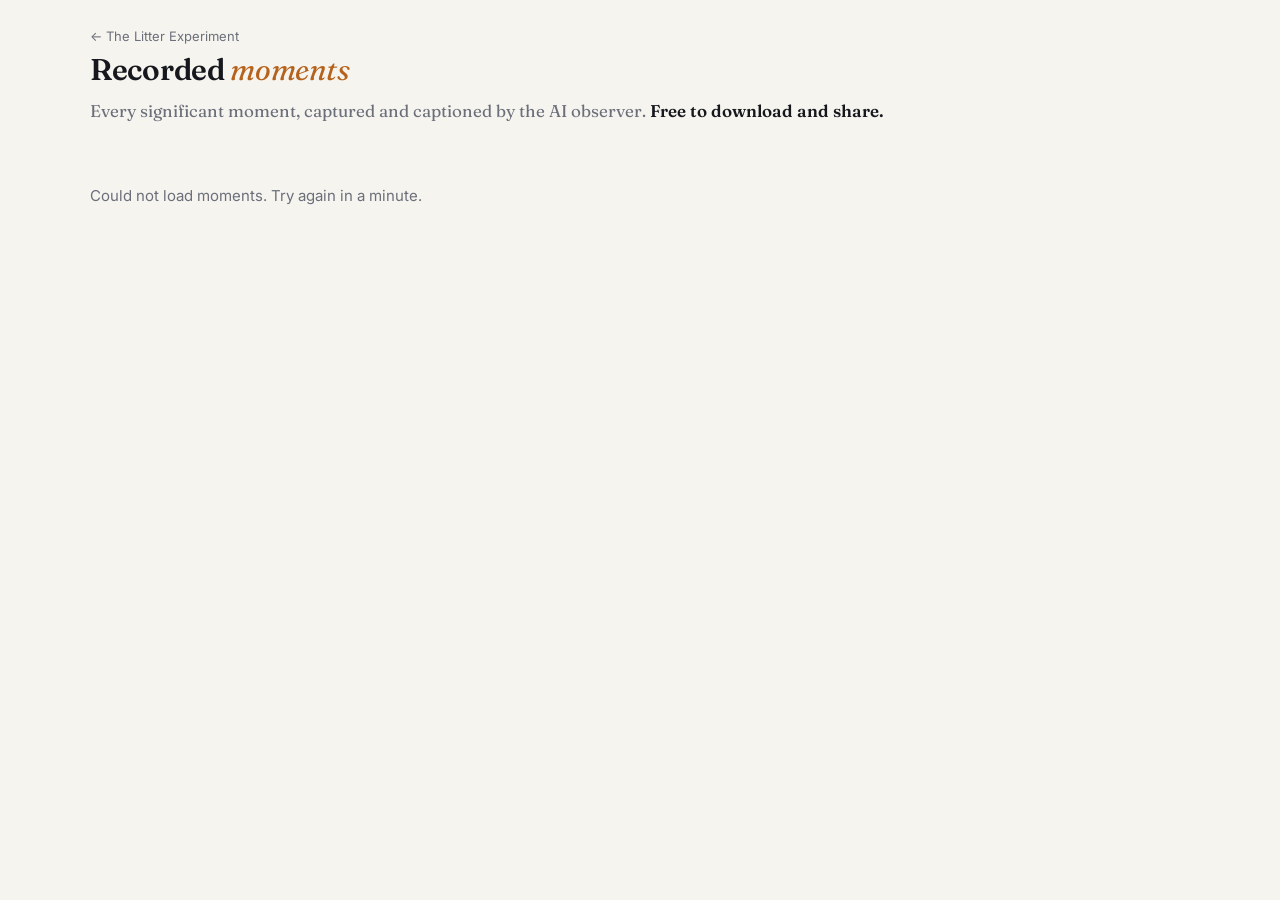
<file: moments.html>
<!doctype html>
<html lang="en">
<head>
<meta charset="utf-8">
<meta name="viewport" content="width=device-width, initial-scale=1">
<title>THE LITTER — moments</title>
<meta name="description" content="Every cute and chaotic moment, captured by the AI Watcher. Download, post, repeat. The pâté must flow.">
<meta property="og:title" content="THE LITTER — moments">
<meta property="og:description" content="AI-captured kitten moments, free ammo for the timeline. Download, post, repeat.">
<meta property="og:image" content="https://litter.civ.fm/og.jpg">
<meta name="twitter:card" content="summary_large_image">
<link rel="icon" href="data:image/svg+xml,<svg xmlns=%22http://www.w3.org/2000/svg%22 viewBox=%220 0 100 100%22><text y=%22.9em%22 font-size=%2290%22>📸</text></svg>">
<link rel="stylesheet" href="theme.css">
<style>
  .sub { color: var(--dim); font-family: var(--serif); font-size: 17px; margin: 4px 0 20px; }
  .sub b { color: var(--text); font-weight: 600; }
  .back { text-decoration: none; color: var(--dim); font-size: 13px; }
  .grid { display: grid; grid-template-columns: repeat(auto-fill, minmax(300px, 1fr)); gap: 16px; }
  .card { background: var(--panel); border: 1px solid var(--edge); border-radius: 12px; overflow: hidden; }
  .card img { width: 100%; display: block; }
  .card .body { padding: 12px; }
  .card .txt { font-size: 13px; color: var(--dim); max-height: 5.7em; overflow: hidden; font-family: var(--serif); }
  .card time { font-size: 11px; color: var(--dim); font-family: var(--mono); }
  .card .actions { display: flex; gap: 8px; margin-top: 10px; }
  .card .actions a { flex: 1; text-align: center; font-size: 12px; padding: 7px 4px; border: 1px solid var(--edge); border-radius: 6px; text-decoration: none; color: var(--text); }
  .card .actions a:hover { border-color: var(--accent); color: var(--accent); }
  .empty { color: var(--dim); padding: 40px 0; }
</style>
</head>
<body>
<div class="wrap">
  <a class="back" href="/">&larr; The Litter Experiment</a>
  <h1>Recorded <span>moments</span></h1>
  <div class="sub">Every significant moment, captured and captioned by the AI observer. <b>Free to download and share.</b></div>
  <div class="grid" id="grid"><div class="empty">Loading moments…</div></div>
</div>

<script>
const API = "https://litter-api.boogaav.workers.dev";
(async () => {
  try {
    const posts = (await (await fetch(API + "/api/posts")).json()).filter(p => p.has_img);
    if (!posts.length) {
      document.getElementById("grid").innerHTML = '<div class="empty">No moments captured yet — the Watcher is waiting for the kittens to do something legendary.</div>';
      return;
    }
    document.getElementById("grid").innerHTML = posts.map(p => {
      const img = `${API}/api/posts/${p.id}/img`;
      const share = `https://twitter.com/intent/tweet?text=${encodeURIComponent(p.text.slice(0, 200) + " 🐈")}&url=${encodeURIComponent("https://litter.civ.fm")}`;
      return `
      <div class="card">
        <a href="${img}" target="_blank" rel="noopener"><img loading="lazy" src="${img}" alt="kitten moment"></a>
        <div class="body">
          <time>${new Date(p.at).toLocaleString([], {month:"short", day:"numeric", hour:"2-digit", minute:"2-digit"})}</time>
          <div class="txt">${p.text}</div>
          <div class="actions">
            <a href="${img}" target="_blank" rel="noopener">Full size</a>
            <a href="${share}" target="_blank" rel="noopener">Share on X</a>
          </div>
        </div>
      </div>`;
    }).join("");
  } catch {
    document.getElementById("grid").innerHTML = '<div class="empty">Could not load moments. Try again in a minute.</div>';
  }
})();
</script>
</body>
</html>
</file>
<file: theme.css>
/* THE LITTER — light "open experiment" theme. Shared by index, kitten, moments. */
@import url('https://fonts.googleapis.com/css2?family=Fraunces:opsz,wght@9..144,400;9..144,600&family=Inter:wght@400;500;600&display=swap');

:root {
  --bg: #f6f4ef;        /* warm paper */
  --panel: #ffffff;
  --edge: #e3dfd6;
  --text: #16181d;
  --dim: #6b6f7a;
  --accent: #b5631c;    /* amber ink */
  --accent-soft: #f3e4d3;
  --hot: #b3261e;
  --ok: #1f7a4d;
  --serif: "Fraunces", "Iowan Old Style", Georgia, serif;
  --sans: "Inter", -apple-system, "Segoe UI", Helvetica, Arial, sans-serif;
  --mono: ui-monospace, "SF Mono", Menlo, monospace;
}
* { box-sizing: border-box; margin: 0; }
html { color-scheme: light; }
body { background: var(--bg); color: var(--text); font: 15px/1.55 var(--sans); padding: 24px 20px; }
a { color: var(--accent); }
.wrap { max-width: 1100px; margin: 0 auto; }

/* header */
header { display: flex; align-items: baseline; gap: 14px; margin-bottom: 6px; flex-wrap: wrap; }
h1 { font-family: var(--serif); font-weight: 600; font-size: 30px; letter-spacing: -0.01em; }
h1 span { color: var(--accent); font-style: italic; font-weight: 400; }
.tagline { font-family: var(--serif); font-size: 17px; color: var(--dim); margin-bottom: 18px; }
.live { color: var(--hot); font-weight: 600; font-size: 12px; letter-spacing: .12em; text-transform: uppercase; }
.live::before { content: ""; display: inline-block; width: 7px; height: 7px; border-radius: 50%; background: var(--hot); margin-right: 6px; animation: blink 1.6s infinite; }
@keyframes blink { 50% { opacity: .25; } }
.day { color: var(--dim); font-size: 13px; }
.badge { font-size: 11px; padding: 3px 9px; border-radius: 99px; border: 1px solid var(--edge); color: var(--dim); background: var(--panel); text-decoration: none; letter-spacing: .04em; }
.badge.liveai { border-color: var(--ok); color: var(--ok); }
.badge.mock { border-color: var(--accent); color: var(--accent); }

/* status band (replaces the scrolling marquee) */
.band { border-top: 1px solid var(--edge); border-bottom: 1px solid var(--edge); padding: 8px 0; margin: 0 0 18px; font-size: 11px; letter-spacing: .14em; text-transform: uppercase; color: var(--dim); display: flex; gap: 22px; flex-wrap: wrap; }
.band b { color: var(--text); font-weight: 600; }

/* layout + panels */
.grid { display: grid; grid-template-columns: 1fr 380px; gap: 16px; }
@media (max-width: 900px) { .grid { grid-template-columns: 1fr; } }
.panel { background: var(--panel); border: 1px solid var(--edge); border-radius: 12px; padding: 16px; }
.panel h2 { font-size: 11px; letter-spacing: .14em; color: var(--dim); text-transform: uppercase; margin-bottom: 12px; display: flex; align-items: center; font-weight: 600; }

/* stream */
.videobox { aspect-ratio: 16/9; background: #111; border-radius: 8px; display: grid; place-items: center; color: #999; overflow: hidden; }
.videobox img, .videobox iframe { width: 100%; height: 100%; object-fit: cover; border: 0; }
.commentary { font-family: var(--serif); font-size: 19px; line-height: 1.4; color: var(--text); min-height: 2.6em; margin: 12px 0 6px; }
.hype { display: flex; gap: 4px; margin-top: 6px; }
.hype i { width: 22px; height: 6px; border-radius: 3px; background: var(--edge); }
.hype i.on { background: var(--accent); }
.stats { display: grid; grid-template-columns: repeat(4, 1fr); gap: 8px; margin-top: 12px; }
.stat { background: var(--bg); border: 1px solid var(--edge); border-radius: 8px; padding: 8px; text-align: center; }
.stat b { display: block; font-size: 20px; font-weight: 600; font-family: var(--serif); }
.stat span { font-size: 11px; color: var(--dim); letter-spacing: .06em; text-transform: uppercase; }

/* headline numbers */
.bigstats { display: grid; grid-template-columns: repeat(4, 1fr); gap: 10px; margin-bottom: 16px; }
@media (max-width: 700px) { .bigstats { grid-template-columns: repeat(2, 1fr); } }
.bigstats .bs { background: var(--panel); border: 1px solid var(--edge); border-radius: 12px; padding: 14px; text-align: center; }
.bigstats .bs b { display: block; font-family: var(--serif); font-size: 30px; font-weight: 600; color: var(--text); line-height: 1.1; }
.bigstats .bs span { font-size: 11px; color: var(--dim); letter-spacing: .12em; text-transform: uppercase; }

/* coin strip */
.coinstrip { background: var(--panel); border: 1px solid var(--edge); border-radius: 12px; padding: 10px 16px; margin-bottom: 16px; font-size: 13px; display: flex; gap: 16px; flex-wrap: wrap; align-items: center; }
.coinstrip b { color: var(--text); font-weight: 600; }
.coinstrip .mono { font-family: var(--mono); color: var(--dim); }
.coinstrip a { color: var(--accent); text-decoration: none; font-weight: 500; }

/* rows, buttons */
.row, .mrow { display: flex; justify-content: space-between; font-size: 13px; padding: 7px 10px; background: var(--bg); border: 1px solid var(--edge); border-radius: 8px; margin-top: 6px; }
.row b, .mrow b { color: var(--text); font-weight: 600; font-family: var(--mono); font-size: 12px; }
.pledge, a.pledge { display: block; margin-top: 12px; padding: 12px; font: 600 13px/1 var(--sans); letter-spacing: .12em; text-transform: uppercase; color: #fff; background: var(--text); border: 0; border-radius: 8px; cursor: pointer; text-align: center; text-decoration: none; }
.pledge:hover { background: var(--accent); }
.pledge:disabled { background: var(--edge); color: var(--dim); cursor: default; }
.pate { margin-top: 10px; padding: 10px 12px; background: var(--accent-soft); border-radius: 8px; font-size: 13px; }
.pate b { font-family: var(--serif); font-size: 20px; margin-right: 6px; color: var(--accent); }
.tape { margin-top: 10px; max-height: 140px; overflow-y: auto; font-family: var(--mono); }
.tape .tr { font-size: 12px; padding: 5px 4px; border-bottom: 1px solid var(--edge); display: flex; justify-content: space-between; }
.tape .buy { color: var(--ok); } .tape .sell { color: var(--hot); }

/* feed + thread */
.feed { display: flex; flex-direction: column; gap: 6px; max-height: 420px; overflow-y: auto; }
.evt { border-left: 2px solid var(--edge); padding: 4px 10px; font-size: 13px; }
.evt.h4, .evt.h5 { border-left-color: var(--accent); }
.evt time { color: var(--dim); font-size: 11px; font-family: var(--mono); margin-right: 6px; }
.post { display: flex; gap: 12px; padding: 14px 0; border-bottom: 1px solid var(--edge); }
.post:last-of-type { border-bottom: 0; }
.post .avatar { width: 36px; height: 36px; border-radius: 50%; background: var(--text); color: #fff; display: grid; place-items: center; font: 600 11px var(--sans); flex-shrink: 0; }
.post .who { font-size: 12px; color: var(--dim); } .post .who b { color: var(--text); font-weight: 600; }
.post .who time { margin-left: 8px; }
.post .txt { margin: 4px 0 10px; font-size: 15px; line-height: 1.55; font-family: var(--serif); }
.post img.snap { max-width: 100%; border-radius: 8px; border: 1px solid var(--edge); }

/* leaderboard */
table.lb { width: 100%; border-collapse: collapse; font-size: 14px; }
.lb th { text-align: left; font-size: 10px; letter-spacing: .12em; color: var(--dim); text-transform: uppercase; padding: 4px 8px; font-weight: 600; }
.lb td { padding: 9px 8px; border-top: 1px solid var(--edge); vertical-align: middle; }
.lb tr.row { cursor: pointer; display: table-row; background: none; border: 0; padding: 0; margin: 0; }
.lb tr.row:hover td { background: var(--bg); }
.lb .rank { color: var(--dim); width: 28px; font-family: var(--mono); font-size: 12px; }
.lb .por { width: 40px; height: 40px; border-radius: 50%; background: var(--accent-soft); color: var(--accent); display: grid; place-items: center; overflow: hidden; font: 600 15px var(--serif); }
.lb .por img { width: 100%; height: 100%; object-fit: cover; }
.lb .name b { font-family: var(--serif); font-size: 16px; font-weight: 600; } .lb .name span { color: var(--dim); font-size: 12px; }
.lb .tok { font-family: var(--mono); font-size: 12px; white-space: nowrap; } .lb .tok span { color: var(--dim); }
.lb .backers { text-align: right; font-family: var(--mono); }
.lb .launch { color: var(--dim); white-space: nowrap; text-align: right; font-size: 12px; }
.lb .launch.tonight { color: var(--hot); font-weight: 600; }
.lb .launch.live { color: var(--ok); font-weight: 600; }
.lb .launch.upcoming b { color: var(--text); }
@media (max-width: 600px) { .lb .hide-m { display: none; } }

/* hover explanations */
.q { display: inline-grid; place-items: center; width: 16px; height: 16px; border-radius: 50%; border: 1px solid var(--dim); color: var(--dim); font: 500 10px var(--sans); cursor: help; position: relative; margin-left: 6px; vertical-align: middle; text-transform: none; letter-spacing: 0; line-height: 1; }
.q::after { content: attr(data-tip); position: absolute; left: 50%; top: 22px; transform: translateX(-50%); width: 260px; background: var(--text); color: #fff; font: 400 12px/1.5 var(--sans); padding: 9px 11px; border-radius: 8px; z-index: 20; text-align: left; white-space: normal; display: none; box-shadow: 0 10px 30px rgba(0,0,0,.18); text-transform: none; letter-spacing: 0; }
.q:hover::after, .q:focus::after { display: block; }
.q.r::after { left: auto; right: 0; transform: none; }

footer { margin-top: 20px; color: var(--dim); font-size: 12px; display: flex; align-items: center; gap: 6px; font-family: var(--serif); font-style: italic; }
#wall .sup { font-size: 12px; padding: 6px 8px; border-bottom: 1px solid var(--edge); } #wall .sup b { color: var(--text); }
</file>
